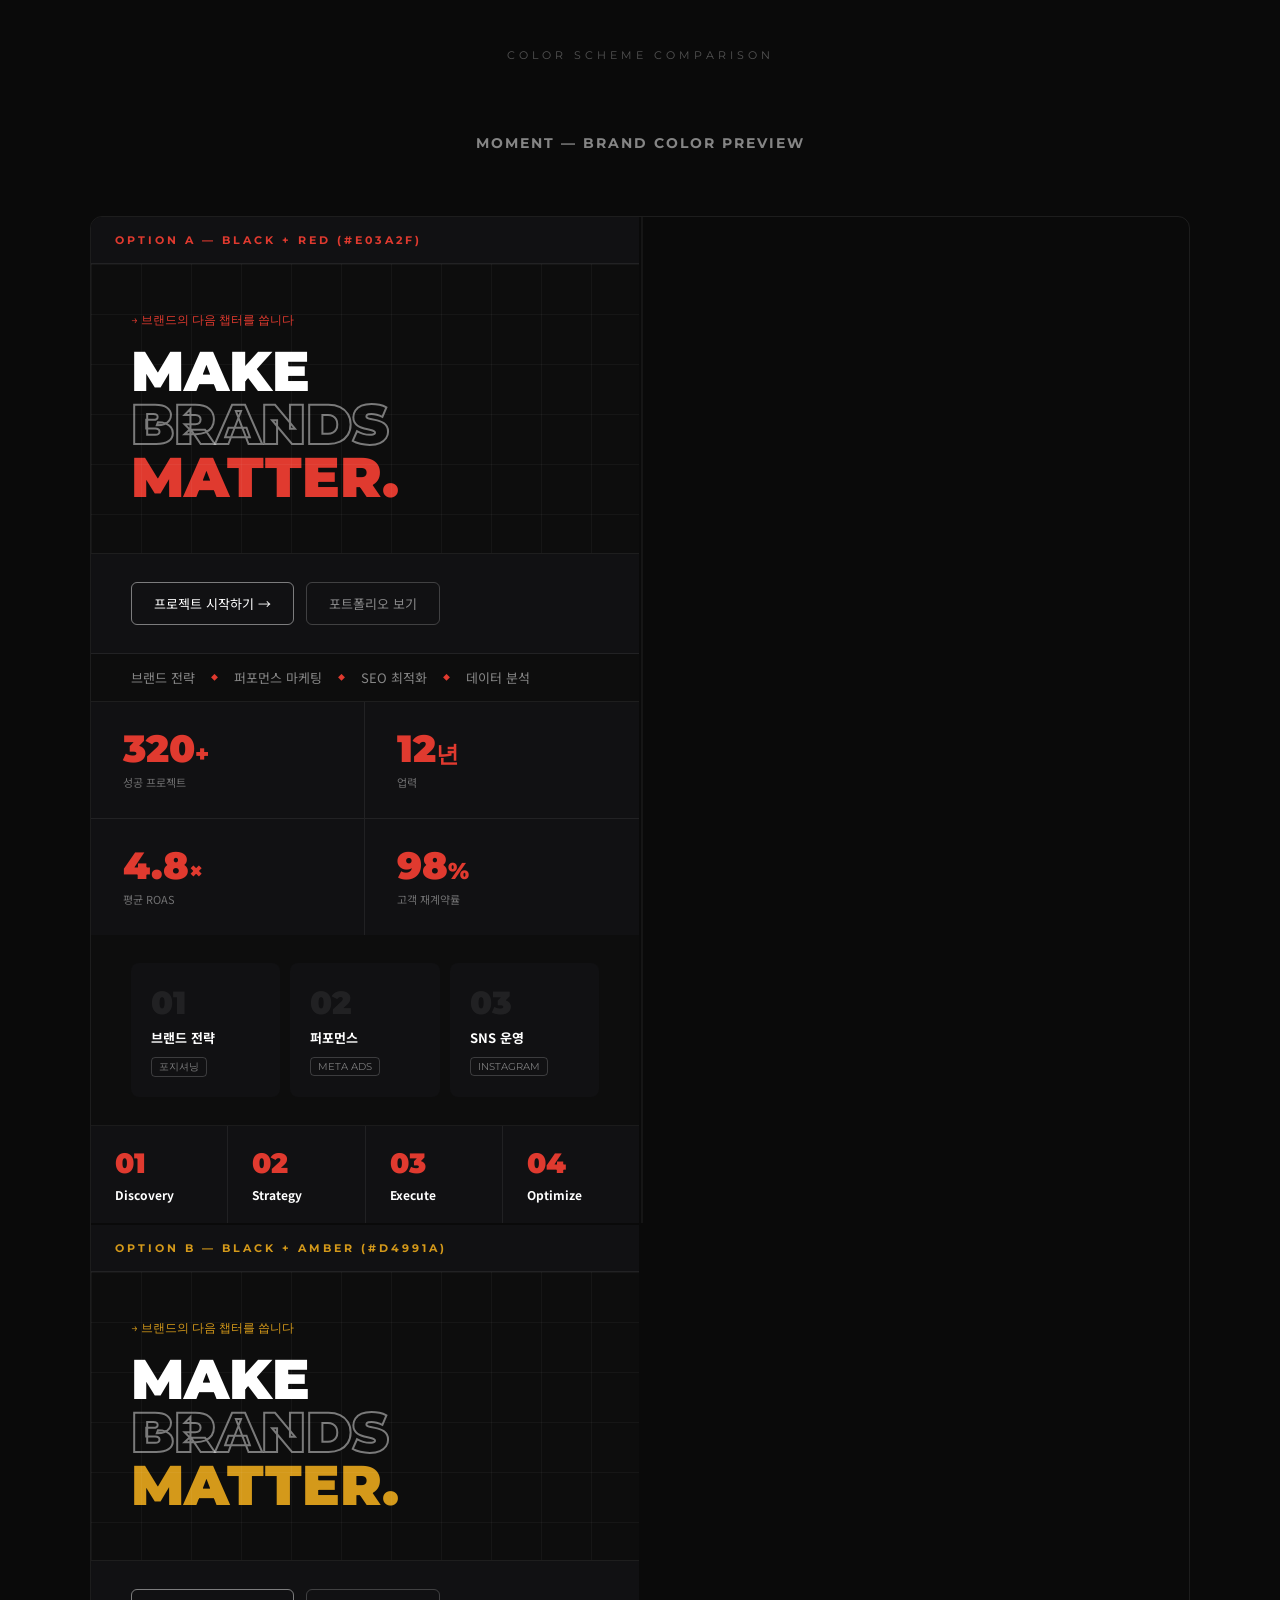
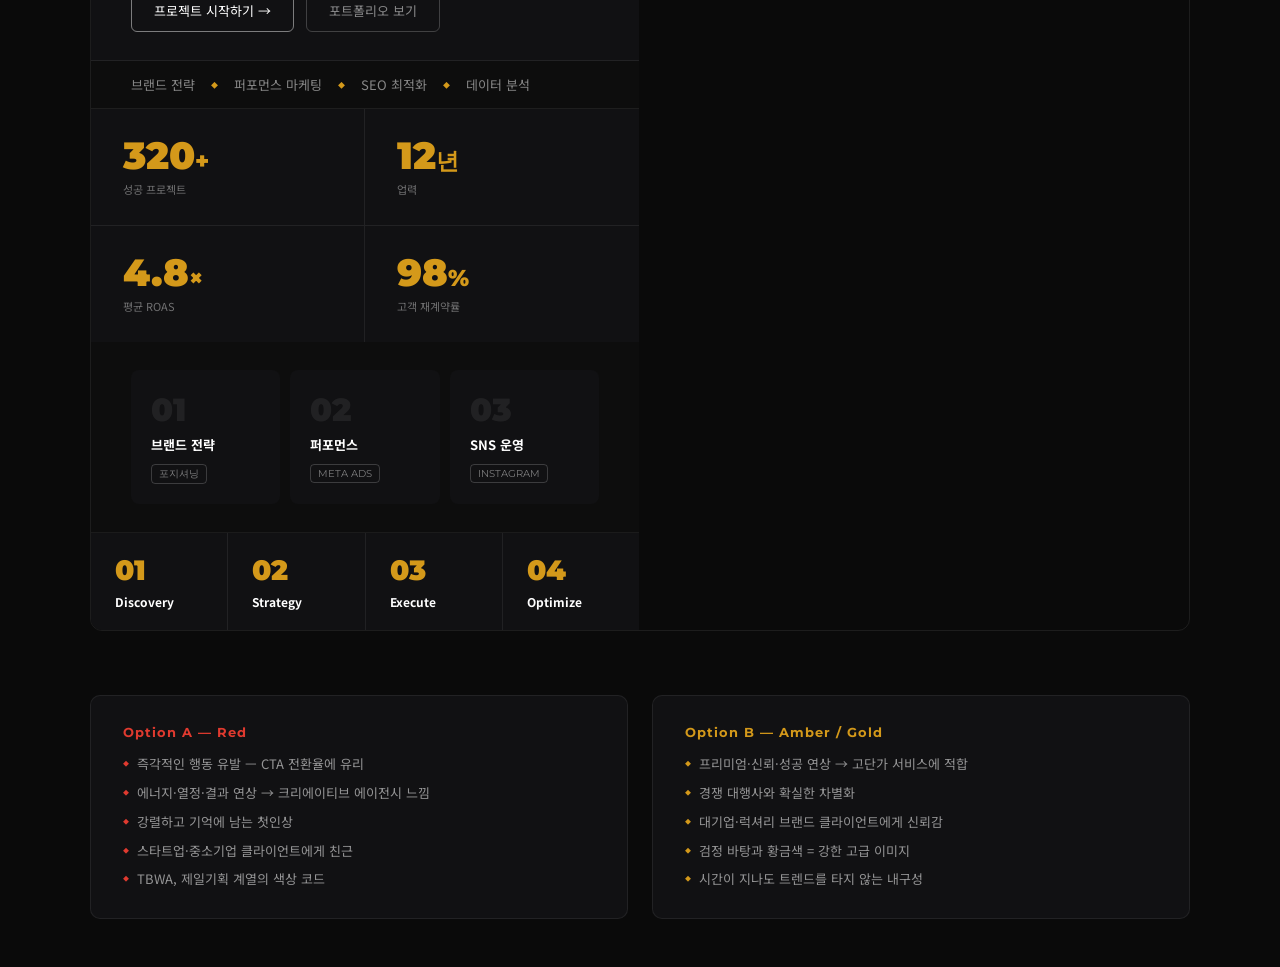
<file: color-compare.html>
<!DOCTYPE html>
<html lang="ko">
<head>
  <meta charset="UTF-8" />
  <meta name="viewport" content="width=device-width, initial-scale=1.0" />
  <title>Color Compare — MOMENT</title>
  <link href="https://fonts.googleapis.com/css2?family=Montserrat:wght@400;700;900&family=Noto+Sans+KR:wght@300;400;500;700&display=swap" rel="stylesheet" />
  <style>
    * { margin: 0; padding: 0; box-sizing: border-box; }

    body {
      background: #0a0a0a;
      font-family: 'Noto Sans KR', sans-serif;
      color: #fff;
      display: flex;
      flex-direction: column;
      align-items: center;
      padding: 48px 24px;
      gap: 64px;
    }

    .compare-label {
      font-family: 'Montserrat', sans-serif;
      font-size: 11px;
      letter-spacing: 4px;
      color: rgba(255,255,255,0.3);
      text-transform: uppercase;
      text-align: center;
    }

    h1 {
      font-family: 'Montserrat', sans-serif;
      font-size: 14px;
      font-weight: 700;
      letter-spacing: 2px;
      color: rgba(255,255,255,0.5);
      text-align: center;
      text-transform: uppercase;
      margin-top: 8px;
    }

    /* ── 비교 컨테이너 ── */
    .compare-row {
      display: grid;
      grid-template-columns: 1fr 1fr;
      gap: 2px;
      width: 100%;
      max-width: 1100px;
      border: 1px solid rgba(255,255,255,0.08);
      border-radius: 12px;
      overflow: hidden;
    }

    .option {
      display: flex;
      flex-direction: column;
      gap: 0;
    }

    .option-label {
      padding: 16px 24px;
      font-family: 'Montserrat', sans-serif;
      font-size: 11px;
      letter-spacing: 3px;
      font-weight: 700;
      text-transform: uppercase;
      border-bottom: 1px solid rgba(255,255,255,0.07);
    }

    /* ────────────────────────────────────
       OPTION A: BLACK + RED
    ──────────────────────────────────── */
    .opt-a .option-label { color: #e03a2f; background: #111113; }

    /* Hero preview */
    .opt-a .hero-preview {
      background: #0d0d0d;
      padding: 48px 40px;
      border-bottom: 1px solid rgba(255,255,255,0.07);
      position: relative;
      overflow: hidden;
    }
    .opt-a .hero-preview::before {
      content: '';
      position: absolute;
      inset: 0;
      background-image:
        linear-gradient(rgba(255,255,255,.04) 1px, transparent 1px),
        linear-gradient(90deg, rgba(255,255,255,.04) 1px, transparent 1px);
      background-size: 50px 50px;
      pointer-events: none;
    }
    .opt-a .tagline { color: #e03a2f; font-size: 12px; font-family: 'Montserrat', sans-serif; margin-bottom: 16px; position: relative; z-index: 1; }
    .opt-a .title-solid { font-family: 'Montserrat', sans-serif; font-size: 56px; font-weight: 900; color: #fff; line-height: 0.95; display: block; }
    .opt-a .title-outline { font-family: 'Montserrat', sans-serif; font-size: 56px; font-weight: 900; color: transparent; -webkit-text-stroke: 2px rgba(255,255,255,0.45); line-height: 0.95; display: block; }
    .opt-a .title-accent { font-family: 'Montserrat', sans-serif; font-size: 56px; font-weight: 900; color: #e03a2f; line-height: 0.95; display: block; }

    /* Buttons */
    .opt-a .btns { display: flex; gap: 12px; padding: 28px 40px; background: #111113; border-bottom: 1px solid rgba(255,255,255,0.07); flex-wrap: wrap; }
    .opt-a .btn-p { padding: 11px 22px; border: 1px solid rgba(255,255,255,0.45); border-radius: 6px; font-size: 13px; color: #fff; font-family: 'Noto Sans KR', sans-serif; cursor: default; }
    .opt-a .btn-s { padding: 11px 22px; border: 1px solid rgba(255,255,255,0.2); border-radius: 6px; font-size: 13px; color: rgba(255,255,255,0.5); font-family: 'Noto Sans KR', sans-serif; cursor: default; }

    /* Ticker */
    .opt-a .ticker { padding: 14px 40px; background: #0d0d0d; border-bottom: 1px solid rgba(255,255,255,0.07); font-size: 13px; color: rgba(255,255,255,0.5); display: flex; gap: 16px; align-items: center; }
    .opt-a .ticker-sep { color: #e03a2f; font-size: 7px; }

    /* Stats */
    .opt-a .stats { display: grid; grid-template-columns: 1fr 1fr; background: #111113; }
    .opt-a .stat { padding: 28px 32px; border-right: 1px solid rgba(255,255,255,0.07); border-bottom: 1px solid rgba(255,255,255,0.07); }
    .opt-a .stat:nth-child(2n) { border-right: none; }
    .opt-a .stat:nth-child(3), .opt-a .stat:nth-child(4) { border-bottom: none; }
    .opt-a .stat-num { font-family: 'Montserrat', sans-serif; font-size: 38px; font-weight: 900; color: #e03a2f; line-height: 1; }
    .opt-a .stat-lbl { font-size: 11px; color: rgba(255,255,255,0.4); margin-top: 6px; }

    /* Service card preview */
    .opt-a .cards { display: flex; gap: 10px; padding: 28px 40px; background: #0d0d0d; }
    .opt-a .card { flex: 1; background: #111113; border-radius: 8px; padding: 20px; min-height: 110px; position: relative; overflow: hidden; }
    .opt-a .card-num { font-family: 'Montserrat', sans-serif; font-size: 32px; font-weight: 900; color: rgba(255,255,255,0.07); }
    .opt-a .card-title { font-size: 13px; font-weight: 700; color: #fff; margin-top: 6px; }
    .opt-a .card-tag { display: inline-block; margin-top: 10px; font-size: 10px; border: 1px solid rgba(255,255,255,0.18); border-radius: 4px; padding: 2px 7px; color: rgba(255,255,255,0.45); font-family: 'Montserrat', sans-serif; }

    /* Process */
    .opt-a .process { display: flex; gap: 0; border-top: 1px solid rgba(255,255,255,0.07); }
    .opt-a .step { flex: 1; padding: 20px 24px; border-right: 1px solid rgba(255,255,255,0.07); background: #111113; }
    .opt-a .step:last-child { border-right: none; }
    .opt-a .step-num { font-family: 'Montserrat', sans-serif; font-size: 28px; font-weight: 900; color: #e03a2f; }
    .opt-a .step-name { font-size: 12px; font-weight: 700; color: #fff; margin-top: 6px; }

    /* ────────────────────────────────────
       OPTION B: BLACK + AMBER/GOLD
    ──────────────────────────────────── */
    .opt-b .option-label { color: #D4991A; background: #111113; }

    .opt-b .hero-preview {
      background: #0d0d0d;
      padding: 48px 40px;
      border-bottom: 1px solid rgba(255,255,255,0.07);
      position: relative;
      overflow: hidden;
    }
    .opt-b .hero-preview::before {
      content: '';
      position: absolute;
      inset: 0;
      background-image:
        linear-gradient(rgba(255,255,255,.04) 1px, transparent 1px),
        linear-gradient(90deg, rgba(255,255,255,.04) 1px, transparent 1px);
      background-size: 50px 50px;
      pointer-events: none;
    }
    .opt-b .tagline { color: #D4991A; font-size: 12px; font-family: 'Montserrat', sans-serif; margin-bottom: 16px; position: relative; z-index: 1; }
    .opt-b .title-solid { font-family: 'Montserrat', sans-serif; font-size: 56px; font-weight: 900; color: #fff; line-height: 0.95; display: block; }
    .opt-b .title-outline { font-family: 'Montserrat', sans-serif; font-size: 56px; font-weight: 900; color: transparent; -webkit-text-stroke: 2px rgba(255,255,255,0.45); line-height: 0.95; display: block; }
    .opt-b .title-accent { font-family: 'Montserrat', sans-serif; font-size: 56px; font-weight: 900; color: #D4991A; line-height: 0.95; display: block; }

    .opt-b .btns { display: flex; gap: 12px; padding: 28px 40px; background: #111113; border-bottom: 1px solid rgba(255,255,255,0.07); flex-wrap: wrap; }
    .opt-b .btn-p { padding: 11px 22px; border: 1px solid rgba(255,255,255,0.45); border-radius: 6px; font-size: 13px; color: #fff; font-family: 'Noto Sans KR', sans-serif; cursor: default; }
    .opt-b .btn-s { padding: 11px 22px; border: 1px solid rgba(255,255,255,0.2); border-radius: 6px; font-size: 13px; color: rgba(255,255,255,0.5); font-family: 'Noto Sans KR', sans-serif; cursor: default; }

    .opt-b .ticker { padding: 14px 40px; background: #0d0d0d; border-bottom: 1px solid rgba(255,255,255,0.07); font-size: 13px; color: rgba(255,255,255,0.5); display: flex; gap: 16px; align-items: center; }
    .opt-b .ticker-sep { color: #D4991A; font-size: 7px; }

    .opt-b .stats { display: grid; grid-template-columns: 1fr 1fr; background: #111113; }
    .opt-b .stat { padding: 28px 32px; border-right: 1px solid rgba(255,255,255,0.07); border-bottom: 1px solid rgba(255,255,255,0.07); }
    .opt-b .stat:nth-child(2n) { border-right: none; }
    .opt-b .stat:nth-child(3), .opt-b .stat:nth-child(4) { border-bottom: none; }
    .opt-b .stat-num { font-family: 'Montserrat', sans-serif; font-size: 38px; font-weight: 900; color: #D4991A; line-height: 1; }
    .opt-b .stat-lbl { font-size: 11px; color: rgba(255,255,255,0.4); margin-top: 6px; }

    .opt-b .cards { display: flex; gap: 10px; padding: 28px 40px; background: #0d0d0d; }
    .opt-b .card { flex: 1; background: #111113; border-radius: 8px; padding: 20px; min-height: 110px; }
    .opt-b .card-num { font-family: 'Montserrat', sans-serif; font-size: 32px; font-weight: 900; color: rgba(255,255,255,0.07); }
    .opt-b .card-title { font-size: 13px; font-weight: 700; color: #fff; margin-top: 6px; }
    .opt-b .card-tag { display: inline-block; margin-top: 10px; font-size: 10px; border: 1px solid rgba(255,255,255,0.18); border-radius: 4px; padding: 2px 7px; color: rgba(255,255,255,0.45); font-family: 'Montserrat', sans-serif; }

    .opt-b .process { display: flex; gap: 0; border-top: 1px solid rgba(255,255,255,0.07); }
    .opt-b .step { flex: 1; padding: 20px 24px; border-right: 1px solid rgba(255,255,255,0.07); background: #111113; }
    .opt-b .step:last-child { border-right: none; }
    .opt-b .step-num { font-family: 'Montserrat', sans-serif; font-size: 28px; font-weight: 900; color: #D4991A; }
    .opt-b .step-name { font-size: 12px; font-weight: 700; color: #fff; margin-top: 6px; }

    .divider {
      width: 2px;
      background: rgba(255,255,255,0.05);
    }

    .note {
      max-width: 1100px;
      width: 100%;
      display: grid;
      grid-template-columns: 1fr 1fr;
      gap: 24px;
    }

    .note-card {
      background: #111113;
      border: 1px solid rgba(255,255,255,0.07);
      border-radius: 10px;
      padding: 28px 32px;
    }

    .note-card h3 {
      font-family: 'Montserrat', sans-serif;
      font-size: 13px;
      font-weight: 700;
      letter-spacing: 1px;
      margin-bottom: 14px;
    }

    .note-card.red h3 { color: #e03a2f; }
    .note-card.amber h3 { color: #D4991A; }

    .note-card ul {
      list-style: none;
      display: flex;
      flex-direction: column;
      gap: 8px;
    }

    .note-card ul li {
      font-size: 13px;
      color: rgba(255,255,255,0.55);
      line-height: 1.6;
      padding-left: 14px;
      position: relative;
    }

    .note-card.red ul li::before { content: '◆'; position: absolute; left: 0; font-size: 6px; color: #e03a2f; top: 5px; }
    .note-card.amber ul li::before { content: '◆'; position: absolute; left: 0; font-size: 6px; color: #D4991A; top: 5px; }
  </style>
</head>
<body>
  <div class="compare-label">Color Scheme Comparison</div>
  <h1>MOMENT — Brand Color Preview</h1>

  <div class="compare-row">
    <!-- OPTION A: RED -->
    <div class="option opt-a">
      <div class="option-label">Option A — Black + Red (#e03a2f)</div>

      <div class="hero-preview">
        <p class="tagline">→ 브랜드의 다음 챕터를 씁니다</p>
        <span class="title-solid">MAKE</span>
        <span class="title-outline">BRANDS</span>
        <span class="title-accent">MATTER.</span>
      </div>

      <div class="btns">
        <div class="btn-p">프로젝트 시작하기 →</div>
        <div class="btn-s">포트폴리오 보기</div>
      </div>

      <div class="ticker">
        <span>브랜드 전략</span><span class="ticker-sep">◆</span>
        <span>퍼포먼스 마케팅</span><span class="ticker-sep">◆</span>
        <span>SEO 최적화</span><span class="ticker-sep">◆</span>
        <span>데이터 분석</span>
      </div>

      <div class="stats">
        <div class="stat"><div class="stat-num">320<small style="font-size:0.6em">+</small></div><div class="stat-lbl">성공 프로젝트</div></div>
        <div class="stat"><div class="stat-num">12<small style="font-size:0.6em">년</small></div><div class="stat-lbl">업력</div></div>
        <div class="stat"><div class="stat-num">4.8<small style="font-size:0.6em">×</small></div><div class="stat-lbl">평균 ROAS</div></div>
        <div class="stat"><div class="stat-num">98<small style="font-size:0.6em">%</small></div><div class="stat-lbl">고객 재계약률</div></div>
      </div>

      <div class="cards">
        <div class="card"><div class="card-num">01</div><div class="card-title">브랜드 전략</div><div class="card-tag">포지셔닝</div></div>
        <div class="card"><div class="card-num">02</div><div class="card-title">퍼포먼스</div><div class="card-tag">META ADS</div></div>
        <div class="card"><div class="card-num">03</div><div class="card-title">SNS 운영</div><div class="card-tag">INSTAGRAM</div></div>
      </div>

      <div class="process">
        <div class="step"><div class="step-num">01</div><div class="step-name">Discovery</div></div>
        <div class="step"><div class="step-num">02</div><div class="step-name">Strategy</div></div>
        <div class="step"><div class="step-num">03</div><div class="step-name">Execute</div></div>
        <div class="step"><div class="step-num">04</div><div class="step-name">Optimize</div></div>
      </div>
    </div>

    <div class="divider"></div>

    <!-- OPTION B: AMBER -->
    <div class="option opt-b">
      <div class="option-label">Option B — Black + Amber (#D4991A)</div>

      <div class="hero-preview">
        <p class="tagline">→ 브랜드의 다음 챕터를 씁니다</p>
        <span class="title-solid">MAKE</span>
        <span class="title-outline">BRANDS</span>
        <span class="title-accent">MATTER.</span>
      </div>

      <div class="btns">
        <div class="btn-p">프로젝트 시작하기 →</div>
        <div class="btn-s">포트폴리오 보기</div>
      </div>

      <div class="ticker">
        <span>브랜드 전략</span><span class="ticker-sep">◆</span>
        <span>퍼포먼스 마케팅</span><span class="ticker-sep">◆</span>
        <span>SEO 최적화</span><span class="ticker-sep">◆</span>
        <span>데이터 분석</span>
      </div>

      <div class="stats">
        <div class="stat"><div class="stat-num">320<small style="font-size:0.6em">+</small></div><div class="stat-lbl">성공 프로젝트</div></div>
        <div class="stat"><div class="stat-num">12<small style="font-size:0.6em">년</small></div><div class="stat-lbl">업력</div></div>
        <div class="stat"><div class="stat-num">4.8<small style="font-size:0.6em">×</small></div><div class="stat-lbl">평균 ROAS</div></div>
        <div class="stat"><div class="stat-num">98<small style="font-size:0.6em">%</small></div><div class="stat-lbl">고객 재계약률</div></div>
      </div>

      <div class="cards">
        <div class="card"><div class="card-num">01</div><div class="card-title">브랜드 전략</div><div class="card-tag">포지셔닝</div></div>
        <div class="card"><div class="card-num">02</div><div class="card-title">퍼포먼스</div><div class="card-tag">META ADS</div></div>
        <div class="card"><div class="card-num">03</div><div class="card-title">SNS 운영</div><div class="card-tag">INSTAGRAM</div></div>
      </div>

      <div class="process">
        <div class="step"><div class="step-num">01</div><div class="step-name">Discovery</div></div>
        <div class="step"><div class="step-num">02</div><div class="step-name">Strategy</div></div>
        <div class="step"><div class="step-num">03</div><div class="step-name">Execute</div></div>
        <div class="step"><div class="step-num">04</div><div class="step-name">Optimize</div></div>
      </div>
    </div>
  </div>

  <!-- 특징 설명 -->
  <div class="note">
    <div class="note-card red">
      <h3>Option A — Red</h3>
      <ul>
        <li>즉각적인 행동 유발 — CTA 전환율에 유리</li>
        <li>에너지·열정·결과 연상 → 크리에이티브 에이전시 느낌</li>
        <li>강렬하고 기억에 남는 첫인상</li>
        <li>스타트업·중소기업 클라이언트에게 친근</li>
        <li>TBWA, 제일기획 계열의 색상 코드</li>
      </ul>
    </div>
    <div class="note-card amber">
      <h3>Option B — Amber / Gold</h3>
      <ul>
        <li>프리미엄·신뢰·성공 연상 → 고단가 서비스에 적합</li>
        <li>경쟁 대행사와 확실한 차별화</li>
        <li>대기업·럭셔리 브랜드 클라이언트에게 신뢰감</li>
        <li>검정 바탕과 황금색 = 강한 고급 이미지</li>
        <li>시간이 지나도 트렌드를 타지 않는 내구성</li>
      </ul>
    </div>
  </div>
</body>
</html>
</file>
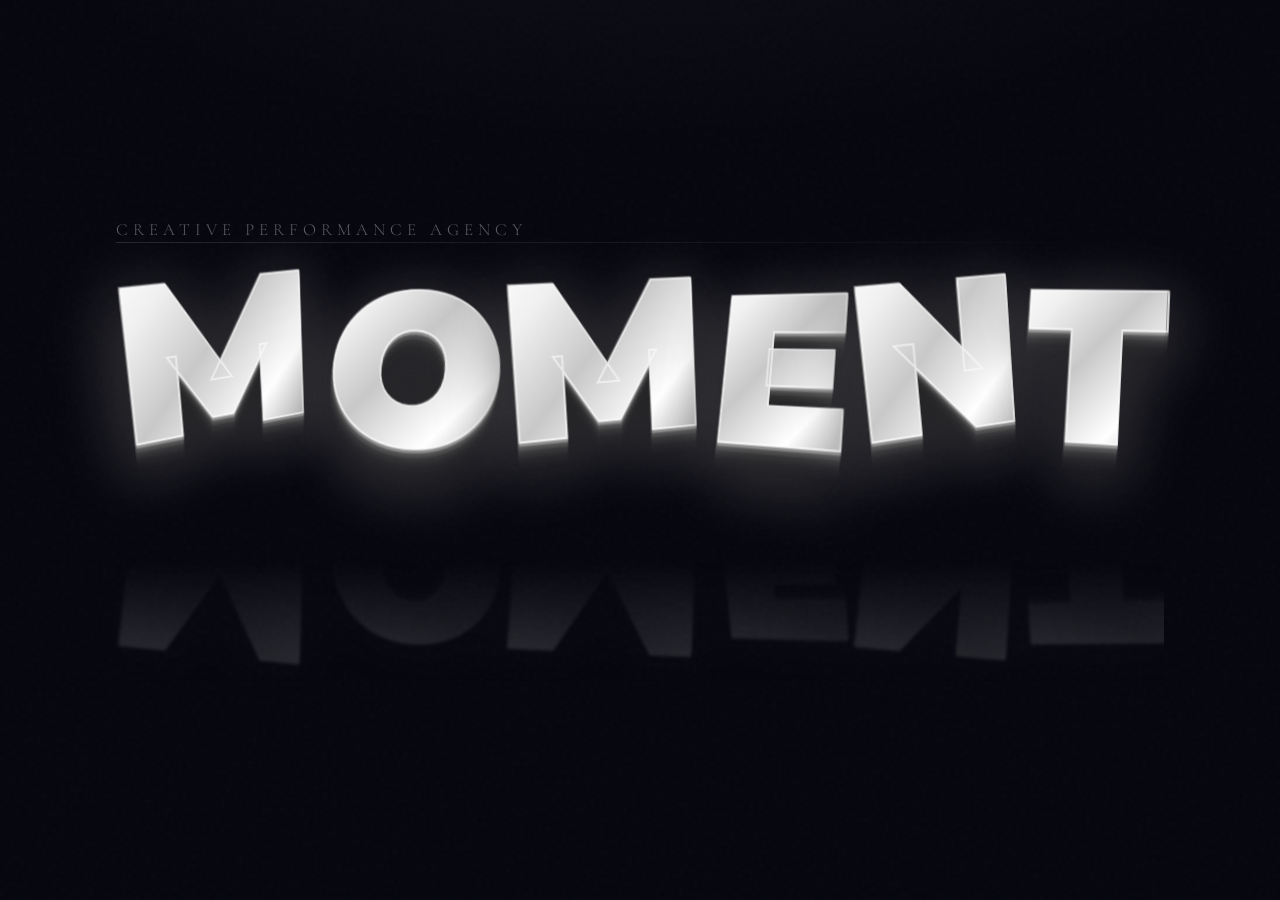
<file: glass-demo.html>
<!DOCTYPE html>
<html lang="ko">
<head>
  <meta charset="UTF-8" />
  <meta name="viewport" content="width=device-width, initial-scale=1.0" />
  <title>MOMENT — Glass Effect</title>
  <link href="https://fonts.googleapis.com/css2?family=Montserrat:wght@300;900&family=Cormorant+Garamond:wght@300&display=swap" rel="stylesheet" />
  <style>
    * { margin: 0; padding: 0; box-sizing: border-box; }

    /* ── 딥 다크 배경 ── */
    body {
      background: #06060e;
      display: flex;
      align-items: center;
      justify-content: center;
      min-height: 100vh;
      overflow: hidden;
      font-family: 'Montserrat', sans-serif;
    }

    /* ── 상단 스포트라이트 ── */
    body::before {
      content: '';
      position: fixed;
      top: -20%;
      left: 50%;
      transform: translateX(-50%);
      width: 120vw;
      height: 80vh;
      background: radial-gradient(
        ellipse 60% 60% at 50% 0%,
        rgba(255,255,255,0.055) 0%,
        rgba(200,210,255,0.025) 40%,
        transparent 75%
      );
      pointer-events: none;
    }

    /* ── 그레인 노이즈 (고급 텍스처) ── */
    body::after {
      content: '';
      position: fixed;
      inset: -50%;
      width: 200%;
      height: 200%;
      background-image: url("data:image/svg+xml,%3Csvg viewBox='0 0 512 512' xmlns='http://www.w3.org/2000/svg'%3E%3Cfilter id='g'%3E%3CfeTurbulence type='fractalNoise' baseFrequency='0.75' numOctaves='4' stitchTiles='stitch'/%3E%3C/filter%3E%3Crect width='100%25' height='100%25' filter='url(%23g)' opacity='0.06'/%3E%3C/svg%3E");
      pointer-events: none;
      opacity: 0.4;
    }

    /* ── 무대 ── */
    .stage {
      position: relative;
      z-index: 1;
      user-select: none;
      padding: 0 48px;
      display: flex;
      flex-direction: column;
      align-items: flex-start;
    }

    /* ── 부제 ── */
    .subtitle {
      font-family: 'Cormorant Garamond', serif;
      font-size: clamp(13px, 1.6vw, 17px);
      font-weight: 300;
      color: rgba(255,255,255,0.35);
      letter-spacing: 5px;
      text-transform: uppercase;
      margin-bottom: 2px;
    }

    /* ── 얇은 구분선 ── */
    .divider {
      width: 100%;
      height: 1px;
      background: linear-gradient(90deg, rgba(255,255,255,0.12), transparent);
      margin-bottom: 10px;
    }

    /* ── 글자 행 ── */
    .glass-row {
      display: flex;
      align-items: flex-end;
      line-height: 1;
    }

    /* ── 반사 행 ── */
    .glass-row.reflection {
      transform: scaleY(-1);
      margin-top: -8px;
      -webkit-mask-image: linear-gradient(to bottom, rgba(0,0,0,0.18) 0%, transparent 55%);
      mask-image: linear-gradient(to bottom, rgba(0,0,0,0.18) 0%, transparent 55%);
      filter: blur(1.5px);
      pointer-events: none;
    }

    /* ═══════════════════════════════════════
       유리 글자 — 크리스탈/크롬 스타일
    ═══════════════════════════════════════ */
    .gl {
      font-size: clamp(88px, 17vw, 220px);
      font-weight: 900;
      letter-spacing: -3px;
      line-height: 1;
      display: inline-block;
      position: relative;

      /* 크리스탈 그라디언트: 강한 명암 대비 */
      background: linear-gradient(
        132deg,
        #ffffff  0%,
        #f0f0f0  6%,
        #c8c8c8 13%,
        #ffffff 21%,
        #909090 29%,
        #e8e8e8 36%,
        #ffffff 43%,
        #b0b0b0 51%,
        #f5f5f5 58%,
        #707070 66%,
        #ffffff 73%,
        #d0d0d0 82%,
        #ffffff 100%
      );
      background-size: 350% 350%;
      -webkit-background-clip: text;
      -webkit-text-fill-color: transparent;
      background-clip: text;
      animation: crystalShimmer 9s ease-in-out infinite;

      /* 입체 두께 — 어두운 배경이라 더 선명 */
      filter:
        drop-shadow(0  1px 0  rgba(255,255,255,0.70))
        drop-shadow(0  3px 0  rgba(200,200,200,0.50))
        drop-shadow(0  5px 0  rgba(140,140,140,0.35))
        drop-shadow(0  8px 0  rgba( 70, 70, 70,0.30))
        drop-shadow(0 11px 0  rgba( 30, 30, 30,0.25))
        drop-shadow(0 16px 32px rgba(0,0,0,0.70))
        drop-shadow(-1px -1px 0 rgba(255,255,255,0.55));
    }

    /* 흰빛 엣지 테두리 */
    .gl::before {
      content: attr(data-l);
      position: absolute;
      inset: 0;
      font-size: inherit;
      font-weight: inherit;
      letter-spacing: inherit;
      line-height: inherit;
      -webkit-text-stroke: 2px rgba(255,255,255,0.55);
      color: transparent;
      pointer-events: none;
    }

    /* 빛 스트릭 */
    .gl::after {
      content: attr(data-l);
      position: absolute;
      inset: 0;
      font-size: inherit;
      font-weight: inherit;
      letter-spacing: inherit;
      line-height: inherit;
      background: linear-gradient(
        108deg,
        transparent       20%,
        rgba(255,255,255,0) 38%,
        rgba(255,255,255,1) 48%,
        rgba(240,245,255,0.7) 51%,
        rgba(255,255,255,0) 60%,
        transparent       75%
      );
      background-size: 300% 100%;
      -webkit-background-clip: text;
      -webkit-text-fill-color: transparent;
      background-clip: text;
      animation: sweepLight 7s ease-in-out infinite;
      pointer-events: none;
    }

    /* ── 키프레임 ── */
    @keyframes crystalShimmer {
      0%   { background-position:   0% 50%; }
      50%  { background-position: 100% 50%; }
      100% { background-position:   0% 50%; }
    }

    @keyframes sweepLight {
      0%   { background-position: 240% 0; }
      65%  { background-position: -60% 0; }
      100% { background-position: -60% 0; }
    }

    /* ── 글자별 3D 변형 + 타이밍 ── */
    .gl-M  {
      transform: perspective(550px) rotateX(-13deg) rotateY(20deg) rotateZ(-4deg) translateY(-7px);
      animation-delay:  0.0s;
    }
    .gl-M::after  { animation-delay:  0.0s; }

    .gl-O  {
      transform: perspective(550px) rotateX( 9deg) rotateY(-17deg) rotateZ( 6deg) translateY( 5px);
      animation-delay: -1.5s;
    }
    .gl-O::after  { animation-delay: -1.0s; }

    .gl-M2 {
      transform: perspective(550px) rotateX(-6deg) rotateY( 12deg) rotateZ(-3deg) translateY(-4px);
      animation-delay: -3.0s;
    }
    .gl-M2::after { animation-delay: -2.0s; }

    .gl-E  {
      transform: perspective(550px) rotateX(11deg) rotateY(-20deg) rotateZ( 5deg) translateY( 6px);
      animation-delay: -4.5s;
    }
    .gl-E::after  { animation-delay: -3.0s; }

    .gl-N  {
      transform: perspective(550px) rotateX(-8deg) rotateY( 14deg) rotateZ(-5deg) translateY(-5px);
      animation-delay: -6.0s;
    }
    .gl-N::after  { animation-delay: -4.0s; }

    .gl-T  {
      transform: perspective(550px) rotateX( 6deg) rotateY(-10deg) rotateZ( 3deg) translateY( 3px);
      animation-delay: -7.5s;
    }
    .gl-T::after  { animation-delay: -5.0s; }

    /* ── 호버 ── */
    .gl:hover {
      filter:
        drop-shadow(0  1px 0  rgba(255,255,255,0.95))
        drop-shadow(0  3px 0  rgba(220,220,220,0.75))
        drop-shadow(0  6px 0  rgba(160,160,160,0.55))
        drop-shadow(0 10px 0  rgba( 80, 80, 80,0.40))
        drop-shadow(0 14px 0  rgba( 30, 30, 30,0.30))
        drop-shadow(0 22px 40px rgba(0,0,0,0.85))
        drop-shadow(-2px -2px 0 rgba(255,255,255,0.80));
      transition: filter 0.4s ease;
      cursor: default;
    }
  </style>
</head>
<body>
  <div class="stage">
    <p class="subtitle">Creative Performance Agency</p>
    <div class="divider"></div>

    <!-- 메인 글자 -->
    <div class="glass-row">
      <span class="gl gl-M"  data-l="M">M</span>
      <span class="gl gl-O"  data-l="O">O</span>
      <span class="gl gl-M2" data-l="M">M</span>
      <span class="gl gl-E"  data-l="E">E</span>
      <span class="gl gl-N"  data-l="N">N</span>
      <span class="gl gl-T"  data-l="T">T</span>
    </div>

    <!-- 바닥 반사 -->
    <div class="glass-row reflection" aria-hidden="true">
      <span class="gl gl-M"  data-l="M">M</span>
      <span class="gl gl-O"  data-l="O">O</span>
      <span class="gl gl-M2" data-l="M">M</span>
      <span class="gl gl-E"  data-l="E">E</span>
      <span class="gl gl-N"  data-l="N">N</span>
      <span class="gl gl-T"  data-l="T">T</span>
    </div>
  </div>
</body>
</html>
</file>
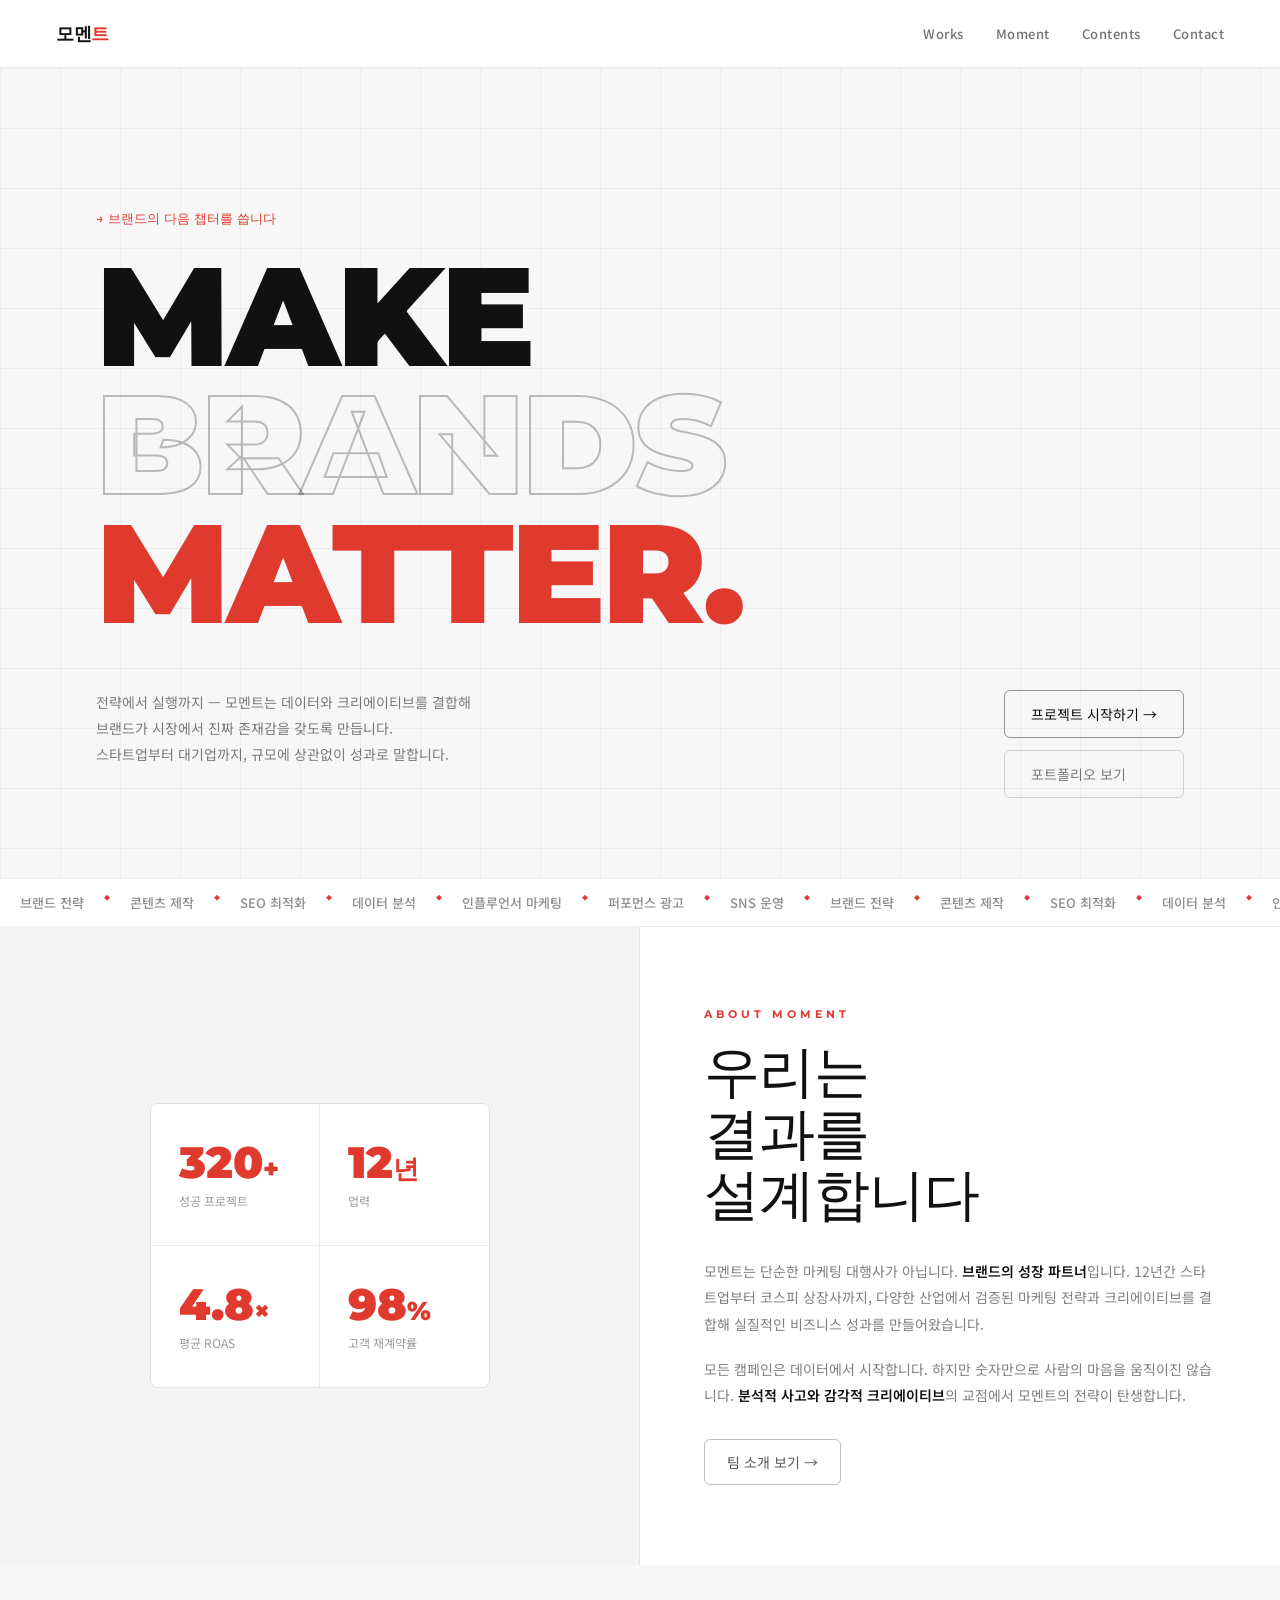
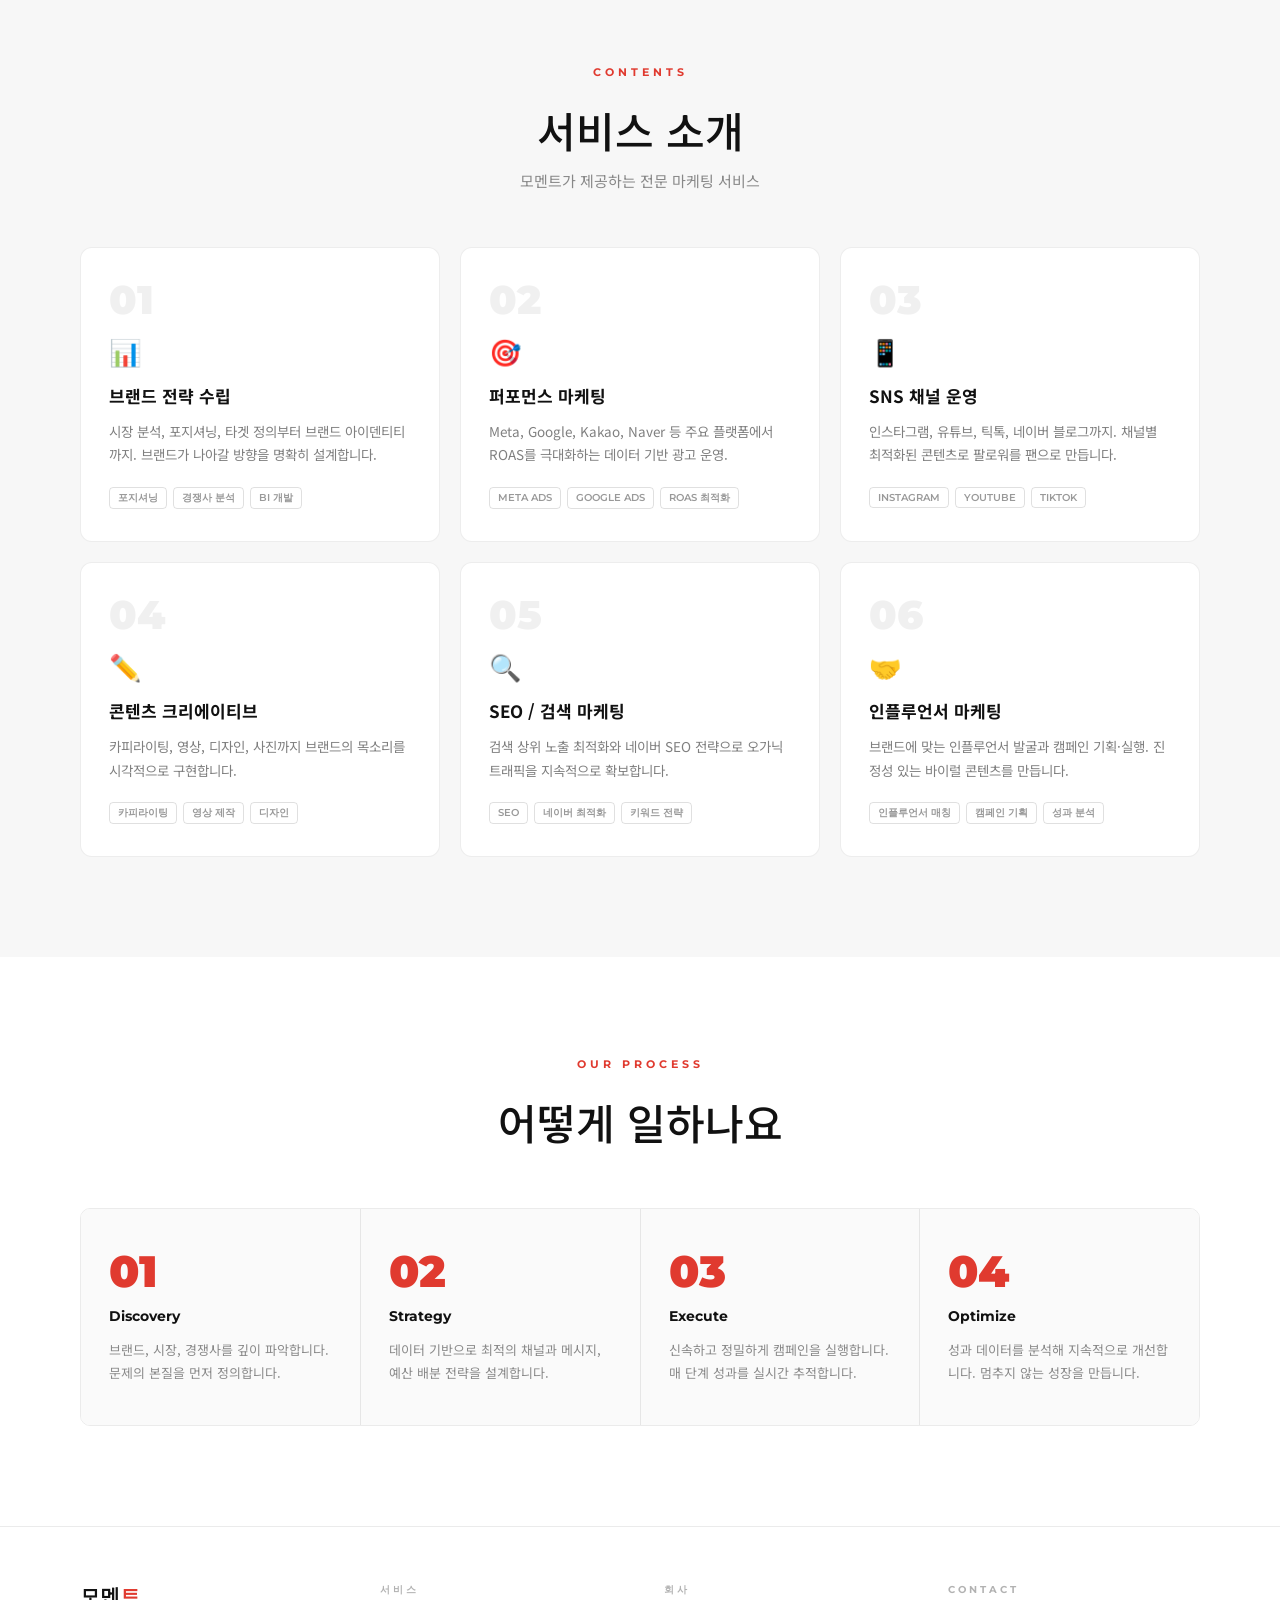
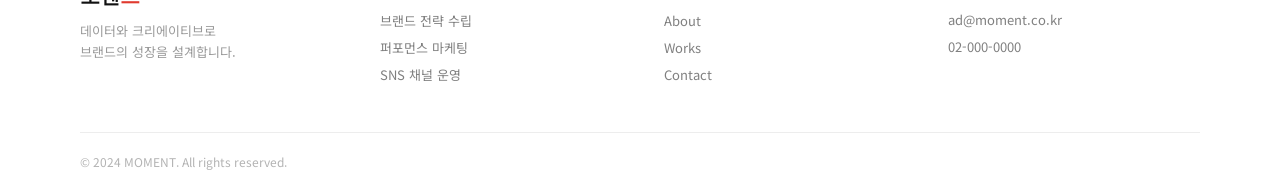
<file: white-preview.html>
<!DOCTYPE html>
<html lang="ko">
<head>
  <meta charset="UTF-8" />
  <meta name="viewport" content="width=device-width, initial-scale=1.0" />
  <title>MOMENT — White Theme Preview</title>
  <link href="https://fonts.googleapis.com/css2?family=Montserrat:wght@300;400;500;700;900&family=Noto+Sans+KR:wght@300;400;500;700&display=swap" rel="stylesheet" />
  <style>
    * { margin: 0; padding: 0; box-sizing: border-box; }
    body { background: #ffffff; font-family: 'Noto Sans KR', sans-serif; color: #111; }
    a { text-decoration: none; }

    /* ── HEADER ── */
    .header {
      position: sticky;
      top: 0;
      z-index: 100;
      background: rgba(255,255,255,0.9);
      backdrop-filter: blur(12px);
      border-bottom: 1px solid rgba(0,0,0,0.07);
      padding: 0 56px;
      height: 68px;
      display: flex;
      align-items: center;
      justify-content: space-between;
    }
    .logo { font-family: 'Montserrat', sans-serif; font-size: 18px; font-weight: 900; color: #111; letter-spacing: -0.5px; }
    .logo em { font-style: normal; color: #e03a2f; }
    nav { display: flex; gap: 32px; }
    nav a { font-size: 13px; font-weight: 500; color: rgba(0,0,0,0.55); letter-spacing: 0.5px; transition: color .2s; }
    nav a:hover { color: #e03a2f; }

    /* ── HERO ── */
    .hero {
      background: #f7f7f7;
      min-height: 90vh;
      display: flex;
      align-items: flex-end;
      position: relative;
      overflow: hidden;
    }
    .hero-grid {
      position: absolute; inset: 0; pointer-events: none;
      background-image:
        linear-gradient(rgba(0,0,0,.04) 1px, transparent 1px),
        linear-gradient(90deg, rgba(0,0,0,.04) 1px, transparent 1px);
      background-size: 60px 60px;
    }
    .hero-body {
      position: relative; z-index: 2;
      width: 100%; max-width: 1200px; margin: 0 auto;
      padding: 120px 56px 80px;
    }
    .hero-tagline { font-family: 'Montserrat', sans-serif; font-size: 13px; font-weight: 500; color: #e03a2f; margin-bottom: 24px; }
    .hero-title { display: flex; flex-direction: column; line-height: 0.92; margin-bottom: 52px; }
    .ht-solid { font-family: 'Montserrat', sans-serif; font-size: clamp(72px, 12vw, 140px); font-weight: 900; color: #111111; letter-spacing: -3px; display: block; }
    .ht-outline { font-family: 'Montserrat', sans-serif; font-size: clamp(72px, 12vw, 140px); font-weight: 900; color: transparent; -webkit-text-stroke: 2px rgba(0,0,0,0.25); letter-spacing: -3px; display: block; }
    .ht-red { font-family: 'Montserrat', sans-serif; font-size: clamp(72px, 12vw, 140px); font-weight: 900; color: #e03a2f; letter-spacing: -3px; display: block; }
    .hero-bottom { display: flex; align-items: flex-start; justify-content: space-between; gap: 40px; }
    .hero-desc { font-size: 14px; color: rgba(0,0,0,.5); line-height: 1.85; max-width: 480px; }
    .hero-btns { display: flex; flex-direction: column; gap: 12px; flex-shrink: 0; }
    .btn-p { padding: 13px 26px; border: 1px solid rgba(0,0,0,0.4); border-radius: 6px; font-size: 14px; color: #111; font-family: 'Noto Sans KR', sans-serif; cursor: pointer; transition: all .2s; }
    .btn-p:hover { background: #111; color: #fff; }
    .btn-s { padding: 13px 26px; border: 1px solid rgba(0,0,0,0.15); border-radius: 6px; font-size: 14px; color: rgba(0,0,0,.5); font-family: 'Noto Sans KR', sans-serif; cursor: pointer; }

    /* ── TICKER ── */
    .ticker-band {
      background: #fff;
      border-top: 1px solid rgba(0,0,0,0.07);
      border-bottom: 1px solid rgba(0,0,0,0.07);
      overflow: hidden;
      padding: 14px 0;
    }
    .ticker-track { display: flex; gap: 0; white-space: nowrap; width: max-content; animation: tickerLeft 30s linear infinite; }
    .ticker-track span { font-size: 13px; font-weight: 500; color: rgba(0,0,0,0.45); padding: 0 20px; }
    .ticker-dot { font-size: 6px !important; color: #e03a2f !important; padding: 0 !important; }
    @keyframes tickerLeft { from { transform: translateX(0); } to { transform: translateX(-50%); } }

    /* ── ABOUT ── */
    .about { display: grid; grid-template-columns: 1fr 1fr; min-height: 520px; }
    .about-left {
      background: #f4f4f4;
      border-right: 1px solid rgba(0,0,0,0.07);
      display: flex; align-items: center; justify-content: center; padding: 80px 60px;
    }
    .stats-grid { display: grid; grid-template-columns: 1fr 1fr; width: 100%; max-width: 340px; border: 1px solid rgba(0,0,0,0.08); border-radius: 8px; overflow: hidden; }
    .stat { padding: 36px 28px; border-right: 1px solid rgba(0,0,0,0.08); border-bottom: 1px solid rgba(0,0,0,0.08); background: #fff; }
    .stat:nth-child(2n) { border-right: none; }
    .stat:nth-child(3), .stat:nth-child(4) { border-bottom: none; }
    .stat-num { font-family: 'Montserrat', sans-serif; font-size: 44px; font-weight: 900; color: #e03a2f; line-height: 1; }
    .stat-lbl { font-size: 12px; color: rgba(0,0,0,.4); margin-top: 8px; }
    .about-right { padding: 80px 64px; display: flex; flex-direction: column; justify-content: center; background: #fff; }
    .section-label { font-family: 'Montserrat', sans-serif; font-size: 11px; font-weight: 700; letter-spacing: 4px; text-transform: uppercase; color: #e03a2f; display: block; margin-bottom: 20px; }
    .about-title { font-family: 'Montserrat', sans-serif; font-size: clamp(36px, 5vw, 56px); font-weight: 500; color: #111; line-height: 1.1; letter-spacing: -1px; margin-bottom: 32px; }
    .about-body { font-size: 14px; color: rgba(0,0,0,.5); line-height: 1.9; margin-bottom: 18px; }
    .about-body strong { color: #111; font-weight: 600; }
    .btn-about { display: inline-block; margin-top: 12px; padding: 12px 22px; border: 1px solid rgba(0,0,0,0.25); border-radius: 6px; font-size: 14px; color: rgba(0,0,0,.65); width: fit-content; transition: all .2s; }
    .btn-about:hover { border-color: #111; color: #111; }

    /* ── SERVICES ── */
    .services { padding: 100px 0; background: #f7f7f7; }
    .section-header { text-align: center; margin-bottom: 56px; }
    .section-header h2 { font-size: clamp(28px, 4vw, 42px); font-weight: 500; color: #111; margin-top: 10px; }
    .section-header p { font-size: 15px; color: rgba(0,0,0,.45); margin-top: 10px; }
    .services-grid { max-width: 1200px; margin: 0 auto; padding: 0 40px; display: grid; grid-template-columns: repeat(3, 1fr); gap: 20px; }
    .svc-card { background: #fff; border: 1px solid rgba(0,0,0,0.07); border-radius: 12px; padding: 32px 28px; transition: transform .3s, box-shadow .3s; }
    .svc-card:hover { transform: translateY(-4px); box-shadow: 0 12px 40px rgba(0,0,0,.08); }
    .svc-num { font-family: 'Montserrat', sans-serif; font-size: 40px; font-weight: 900; color: rgba(0,0,0,.06); line-height: 1; margin-bottom: 12px; }
    .svc-icon { font-size: 26px; margin-bottom: 14px; }
    .svc-card h3 { font-size: 17px; font-weight: 700; color: #111; margin-bottom: 12px; }
    .svc-card p { font-size: 13.5px; color: rgba(0,0,0,.5); line-height: 1.75; margin-bottom: 20px; }
    .svc-tags { display: flex; flex-wrap: wrap; gap: 6px; }
    .svc-tags span { font-family: 'Montserrat', sans-serif; font-size: 10px; font-weight: 600; color: rgba(0,0,0,.4); border: 1px solid rgba(0,0,0,.12); border-radius: 4px; padding: 3px 8px; text-transform: uppercase; }

    /* ── PROCESS ── */
    .process { padding: 100px 0; background: #fff; }
    .process-inner { max-width: 1200px; margin: 0 auto; padding: 0 40px; }
    .process-steps { display: flex; margin-top: 56px; border: 1px solid rgba(0,0,0,0.08); border-radius: 10px; overflow: hidden; }
    .step { flex: 1; padding: 40px 28px; border-right: 1px solid rgba(0,0,0,0.08); background: #fafafa; transition: background .3s; }
    .step:last-child { border-right: none; }
    .step:hover { background: #fff; }
    .step-num { font-family: 'Montserrat', sans-serif; font-size: 44px; font-weight: 900; color: #e03a2f; line-height: 1; margin-bottom: 14px; }
    .step-name { font-family: 'Montserrat', sans-serif; font-size: 14px; font-weight: 700; color: #111; margin-bottom: 14px; }
    .step p { font-size: 13px; color: rgba(0,0,0,.45); line-height: 1.75; }

    /* ── FOOTER ── */
    .footer { background: #fff; border-top: 1px solid rgba(0,0,0,0.08); padding: 56px 0 0; }
    .footer-inner { max-width: 1200px; margin: 0 auto; padding: 0 40px; }
    .footer-top { display: grid; grid-template-columns: 240px 1fr; gap: 60px; padding-bottom: 40px; border-bottom: 1px solid rgba(0,0,0,0.07); }
    .footer-logo-txt { font-family: 'Montserrat', sans-serif; font-size: 20px; font-weight: 900; color: #111; }
    .footer-logo-txt em { font-style: normal; color: #e03a2f; }
    .footer-brand-desc { font-size: 13px; color: rgba(0,0,0,.4); margin-top: 10px; line-height: 1.65; }
    .footer-links { display: grid; grid-template-columns: repeat(3,1fr); gap: 32px; }
    .footer-col-ttl { font-family: 'Montserrat', sans-serif; font-size: 10px; font-weight: 700; letter-spacing: 3px; text-transform: uppercase; color: rgba(0,0,0,.3); margin-bottom: 14px; display: block; }
    .footer-col-link { font-size: 13px; color: rgba(0,0,0,.5); display: block; margin-bottom: 8px; transition: color .2s; }
    .footer-col-link:hover { color: #e03a2f; }
    .footer-bottom { padding: 20px 0 24px; display: flex; justify-content: space-between; align-items: center; }
    .footer-copy { font-size: 12px; color: rgba(0,0,0,.3); }
  </style>
</head>
<body>

  <!-- HEADER -->
  <header class="header">
    <div class="logo">모멘<em>트</em></div>
    <nav>
      <a href="#">Works</a>
      <a href="#">Moment</a>
      <a href="#">Contents</a>
      <a href="#">Contact</a>
    </nav>
  </header>

  <!-- HERO -->
  <section class="hero">
    <div class="hero-grid"></div>
    <div class="hero-body">
      <p class="hero-tagline">→ 브랜드의 다음 챕터를 씁니다</p>
      <div class="hero-title">
        <span class="ht-solid">MAKE</span>
        <span class="ht-outline">BRANDS</span>
        <span class="ht-red">MATTER.</span>
      </div>
      <div class="hero-bottom">
        <p class="hero-desc">전략에서 실행까지 — 모멘트는 데이터와 크리에이티브를 결합해<br>브랜드가 시장에서 진짜 존재감을 갖도록 만듭니다.<br>스타트업부터 대기업까지, 규모에 상관없이 성과로 말합니다.</p>
        <div class="hero-btns">
          <div class="btn-p">프로젝트 시작하기 →</div>
          <div class="btn-s">포트폴리오 보기</div>
        </div>
      </div>
    </div>
  </section>

  <!-- TICKER -->
  <div class="ticker-band">
    <div class="ticker-track">
      <span>브랜드 전략</span><span class="ticker-dot">◆</span>
      <span>콘텐츠 제작</span><span class="ticker-dot">◆</span>
      <span>SEO 최적화</span><span class="ticker-dot">◆</span>
      <span>데이터 분석</span><span class="ticker-dot">◆</span>
      <span>인플루언서 마케팅</span><span class="ticker-dot">◆</span>
      <span>퍼포먼스 광고</span><span class="ticker-dot">◆</span>
      <span>SNS 운영</span><span class="ticker-dot">◆</span>
      <span>브랜드 전략</span><span class="ticker-dot">◆</span>
      <span>콘텐츠 제작</span><span class="ticker-dot">◆</span>
      <span>SEO 최적화</span><span class="ticker-dot">◆</span>
      <span>데이터 분석</span><span class="ticker-dot">◆</span>
      <span>인플루언서 마케팅</span><span class="ticker-dot">◆</span>
      <span>퍼포먼스 광고</span><span class="ticker-dot">◆</span>
      <span>SNS 운영</span><span class="ticker-dot">◆</span>
    </div>
  </div>

  <!-- ABOUT -->
  <section class="about">
    <div class="about-left">
      <div class="stats-grid">
        <div class="stat"><div class="stat-num">320<small style="font-size:.6em">+</small></div><div class="stat-lbl">성공 프로젝트</div></div>
        <div class="stat"><div class="stat-num">12<small style="font-size:.6em">년</small></div><div class="stat-lbl">업력</div></div>
        <div class="stat"><div class="stat-num">4.8<small style="font-size:.6em">×</small></div><div class="stat-lbl">평균 ROAS</div></div>
        <div class="stat"><div class="stat-num">98<small style="font-size:.6em">%</small></div><div class="stat-lbl">고객 재계약률</div></div>
      </div>
    </div>
    <div class="about-right">
      <span class="section-label">ABOUT MOMENT</span>
      <h2 class="about-title">우리는<br>결과를<br>설계합니다</h2>
      <p class="about-body">모멘트는 단순한 마케팅 대행사가 아닙니다. <strong>브랜드의 성장 파트너</strong>입니다. 12년간 스타트업부터 코스피 상장사까지, 다양한 산업에서 검증된 마케팅 전략과 크리에이티브를 결합해 실질적인 비즈니스 성과를 만들어왔습니다.</p>
      <p class="about-body">모든 캠페인은 데이터에서 시작합니다. 하지만 숫자만으로 사람의 마음을 움직이진 않습니다. <strong>분석적 사고와 감각적 크리에이티브</strong>의 교점에서 모멘트의 전략이 탄생합니다.</p>
      <a href="#" class="btn-about">팀 소개 보기 →</a>
    </div>
  </section>

  <!-- SERVICES -->
  <section class="services">
    <div class="section-header">
      <span class="section-label">CONTENTS</span>
      <h2>서비스 소개</h2>
      <p>모멘트가 제공하는 전문 마케팅 서비스</p>
    </div>
    <div class="services-grid">
      <div class="svc-card">
        <div class="svc-num">01</div>
        <div class="svc-icon">📊</div>
        <h3>브랜드 전략 수립</h3>
        <p>시장 분석, 포지셔닝, 타겟 정의부터 브랜드 아이덴티티까지. 브랜드가 나아갈 방향을 명확히 설계합니다.</p>
        <div class="svc-tags"><span>포지셔닝</span><span>경쟁사 분석</span><span>BI 개발</span></div>
      </div>
      <div class="svc-card">
        <div class="svc-num">02</div>
        <div class="svc-icon">🎯</div>
        <h3>퍼포먼스 마케팅</h3>
        <p>Meta, Google, Kakao, Naver 등 주요 플랫폼에서 ROAS를 극대화하는 데이터 기반 광고 운영.</p>
        <div class="svc-tags"><span>META ADS</span><span>GOOGLE ADS</span><span>ROAS 최적화</span></div>
      </div>
      <div class="svc-card">
        <div class="svc-num">03</div>
        <div class="svc-icon">📱</div>
        <h3>SNS 채널 운영</h3>
        <p>인스타그램, 유튜브, 틱톡, 네이버 블로그까지. 채널별 최적화된 콘텐츠로 팔로워를 팬으로 만듭니다.</p>
        <div class="svc-tags"><span>INSTAGRAM</span><span>YOUTUBE</span><span>TIKTOK</span></div>
      </div>
      <div class="svc-card">
        <div class="svc-num">04</div>
        <div class="svc-icon">✏️</div>
        <h3>콘텐츠 크리에이티브</h3>
        <p>카피라이팅, 영상, 디자인, 사진까지 브랜드의 목소리를 시각적으로 구현합니다.</p>
        <div class="svc-tags"><span>카피라이팅</span><span>영상 제작</span><span>디자인</span></div>
      </div>
      <div class="svc-card">
        <div class="svc-num">05</div>
        <div class="svc-icon">🔍</div>
        <h3>SEO / 검색 마케팅</h3>
        <p>검색 상위 노출 최적화와 네이버 SEO 전략으로 오가닉 트래픽을 지속적으로 확보합니다.</p>
        <div class="svc-tags"><span>SEO</span><span>네이버 최적화</span><span>키워드 전략</span></div>
      </div>
      <div class="svc-card">
        <div class="svc-num">06</div>
        <div class="svc-icon">🤝</div>
        <h3>인플루언서 마케팅</h3>
        <p>브랜드에 맞는 인플루언서 발굴과 캠페인 기획·실행. 진정성 있는 바이럴 콘텐츠를 만듭니다.</p>
        <div class="svc-tags"><span>인플루언서 매칭</span><span>캠페인 기획</span><span>성과 분석</span></div>
      </div>
    </div>
  </section>

  <!-- PROCESS -->
  <section class="process">
    <div class="process-inner">
      <div class="section-header">
        <span class="section-label">OUR PROCESS</span>
        <h2>어떻게 일하나요</h2>
      </div>
      <div class="process-steps">
        <div class="step">
          <div class="step-num">01</div>
          <div class="step-name">Discovery</div>
          <p>브랜드, 시장, 경쟁사를 깊이 파악합니다. 문제의 본질을 먼저 정의합니다.</p>
        </div>
        <div class="step">
          <div class="step-num">02</div>
          <div class="step-name">Strategy</div>
          <p>데이터 기반으로 최적의 채널과 메시지, 예산 배분 전략을 설계합니다.</p>
        </div>
        <div class="step">
          <div class="step-num">03</div>
          <div class="step-name">Execute</div>
          <p>신속하고 정밀하게 캠페인을 실행합니다. 매 단계 성과를 실시간 추적합니다.</p>
        </div>
        <div class="step">
          <div class="step-num">04</div>
          <div class="step-name">Optimize</div>
          <p>성과 데이터를 분석해 지속적으로 개선합니다. 멈추지 않는 성장을 만듭니다.</p>
        </div>
      </div>
    </div>
  </section>

  <!-- FOOTER -->
  <footer class="footer">
    <div class="footer-inner">
      <div class="footer-top">
        <div>
          <div class="footer-logo-txt">모멘<em>트</em></div>
          <p class="footer-brand-desc">데이터와 크리에이티브로<br>브랜드의 성장을 설계합니다.</p>
        </div>
        <div class="footer-links">
          <div>
            <span class="footer-col-ttl">서비스</span>
            <a href="#" class="footer-col-link">브랜드 전략 수립</a>
            <a href="#" class="footer-col-link">퍼포먼스 마케팅</a>
            <a href="#" class="footer-col-link">SNS 채널 운영</a>
          </div>
          <div>
            <span class="footer-col-ttl">회사</span>
            <a href="#" class="footer-col-link">About</a>
            <a href="#" class="footer-col-link">Works</a>
            <a href="#" class="footer-col-link">Contact</a>
          </div>
          <div>
            <span class="footer-col-ttl">Contact</span>
            <a href="#" class="footer-col-link">ad@moment.co.kr</a>
            <a href="#" class="footer-col-link">02-000-0000</a>
          </div>
        </div>
      </div>
      <div class="footer-bottom">
        <p class="footer-copy">© 2024 MOMENT. All rights reserved.</p>
      </div>
    </div>
  </footer>

</body>
</html>
</file>
